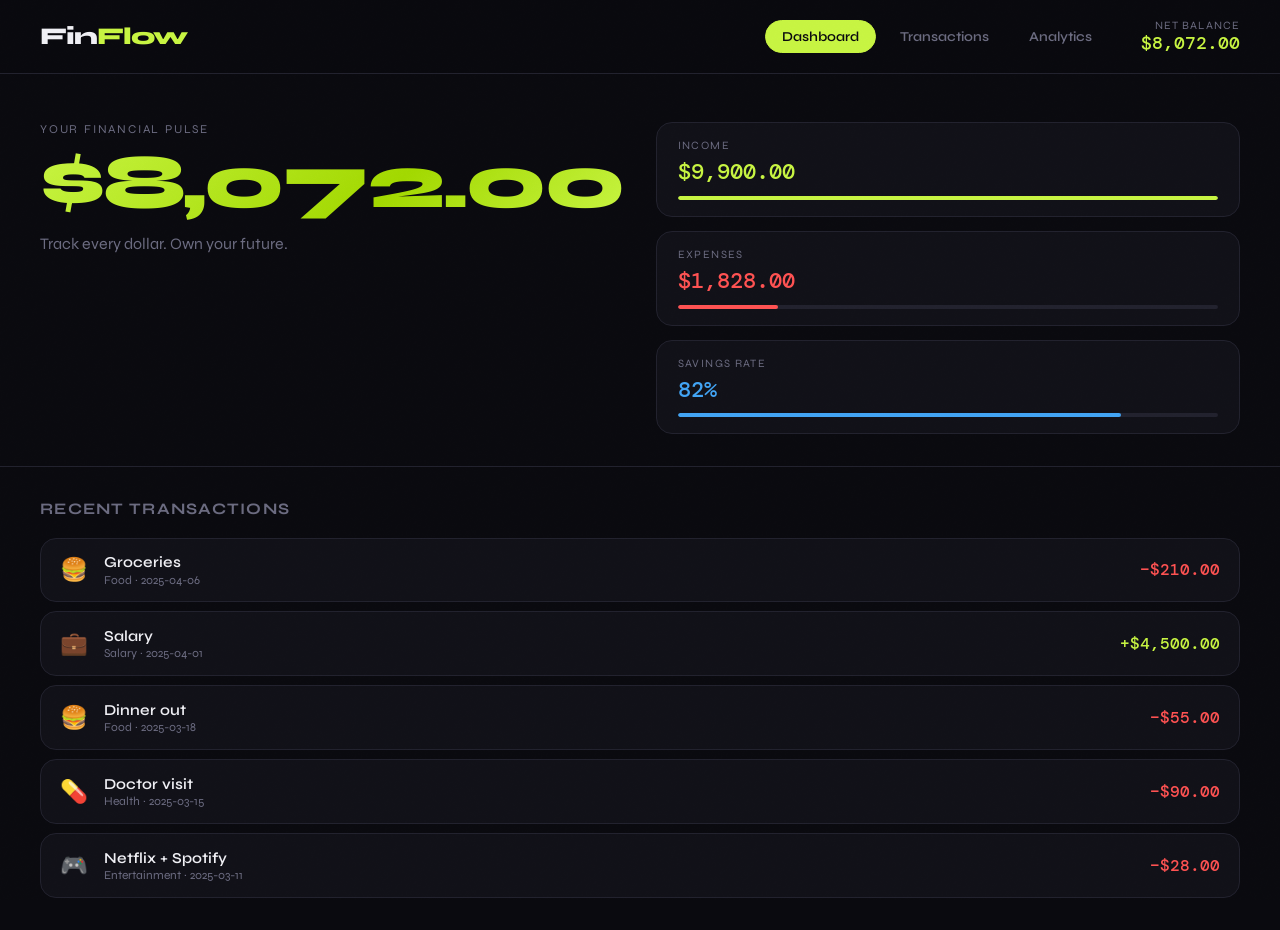
<file: index.html>
<!DOCTYPE html>
<html lang="en">
<head>
  <meta charset="UTF-8" />
  <meta name="viewport" content="width=device-width, initial-scale=1.0"/>
  <title>FinFlow — Personal Finance Tracker</title>
  <link rel="stylesheet" href="style.css" />
  <link href="https://fonts.googleapis.com/css2?family=Syne:wght@400;600;700;800&family=DM+Mono:wght@300;400;500&display=swap" rel="stylesheet"/>
</head>
<body>
  <div class="grain"></div>

  <header>
    <div class="logo">Fin<span>Flow</span></div>
    <nav>
      <button class="nav-btn active" data-tab="dashboard">Dashboard</button>
      <button class="nav-btn" data-tab="transactions">Transactions</button>
      <button class="nav-btn" data-tab="analytics">Analytics</button>
    </nav>
    <div class="header-balance">
      <span class="label">Net Balance</span>
      <span class="amount" id="header-balance">$0.00</span>
    </div>
  </header>

  <!-- DASHBOARD TAB -->
  <main id="tab-dashboard" class="tab active">
    <section class="hero">
      <div class="hero-text">
        <p class="overline">Your financial pulse</p>
        <h1 id="dash-balance">$0.00</h1>
        <p class="sub">Track every dollar. Own your future.</p>
      </div>
      <div class="stat-grid">
        <div class="stat-card income-card">
          <span class="stat-label">Income</span>
          <span class="stat-val" id="dash-income">$0.00</span>
          <div class="stat-bar"><div class="stat-fill income-fill" id="income-bar"></div></div>
        </div>
        <div class="stat-card expense-card">
          <span class="stat-label">Expenses</span>
          <span class="stat-val" id="dash-expense">$0.00</span>
          <div class="stat-bar"><div class="stat-fill expense-fill" id="expense-bar"></div></div>
        </div>
        <div class="stat-card savings-card">
          <span class="stat-label">Savings Rate</span>
          <span class="stat-val" id="dash-savings">0%</span>
          <div class="stat-bar"><div class="stat-fill savings-fill" id="savings-bar"></div></div>
        </div>
      </div>
    </section>

    <section class="recent-section">
      <h2>Recent Transactions</h2>
      <ul class="tx-list" id="recent-list">
        <li class="empty-state">No transactions yet. Add one below ↓</li>
      </ul>
    </section>
  </main>

  <!-- TRANSACTIONS TAB -->
  <main id="tab-transactions" class="tab">
    <section class="form-section">
      <h2>Add Transaction</h2>
      <div class="form-card">
        <div class="form-row">
          <div class="field">
            <label>Description</label>
            <input type="text" id="desc" placeholder="e.g. Grocery run" />
          </div>
          <div class="field">
            <label>Amount ($)</label>
            <input type="number" id="amount" placeholder="0.00" min="0" step="0.01"/>
          </div>
        </div>
        <div class="form-row">
          <div class="field">
            <label>Category</label>
            <select id="category">
              <option value="Food">🍔 Food</option>
              <option value="Transport">🚗 Transport</option>
              <option value="Housing">🏠 Housing</option>
              <option value="Entertainment">🎮 Entertainment</option>
              <option value="Health">💊 Health</option>
              <option value="Salary" selected>💼 Salary</option>
              <option value="Freelance">💻 Freelance</option>
              <option value="Other">📦 Other</option>
            </select>
          </div>
          <div class="field">
            <label>Type</label>
            <div class="type-toggle">
              <button class="type-btn active" data-type="income">+ Income</button>
              <button class="type-btn" data-type="expense">− Expense</button>
            </div>
          </div>
          <div class="field">
            <label>Date</label>
            <input type="date" id="date" />
          </div>
        </div>
        <button class="add-btn" id="add-btn">Add Transaction</button>
      </div>
    </section>

    <section class="tx-section">
      <div class="tx-header">
        <h2>All Transactions</h2>
        <div class="filter-row">
          <select id="filter-type">
            <option value="all">All Types</option>
            <option value="income">Income</option>
            <option value="expense">Expense</option>
          </select>
          <select id="filter-cat">
            <option value="all">All Categories</option>
            <option value="Food">Food</option>
            <option value="Transport">Transport</option>
            <option value="Housing">Housing</option>
            <option value="Entertainment">Entertainment</option>
            <option value="Health">Health</option>
            <option value="Salary">Salary</option>
            <option value="Freelance">Freelance</option>
            <option value="Other">Other</option>
          </select>
          <button class="clear-btn" id="clear-btn">Clear All</button>
        </div>
      </div>
      <ul class="tx-list full" id="all-list">
        <li class="empty-state">No transactions yet.</li>
      </ul>
    </section>
  </main>

  <!-- ANALYTICS TAB -->
  <main id="tab-analytics" class="tab">
    <section class="analytics-section">
      <h2>Spending by Category</h2>
      <div class="chart-container">
        <canvas id="cat-chart" width="360" height="360"></canvas>
        <div class="chart-legend" id="chart-legend"></div>
      </div>
    </section>
    <section class="analytics-section">
      <h2>Monthly Overview</h2>
      <div class="bar-chart-container">
        <canvas id="monthly-chart" width="700" height="260"></canvas>
      </div>
    </section>
  </main>

  <script src="app.js"></script>
</body>
</html>
</file>
<file: style.css>
/* ── FinFlow: Bold Editorial Finance Tracker ── */

:root {
  --bg: #0a0a0f;
  --surface: #111118;
  --surface2: #1a1a24;
  --border: #22222e;
  --accent: #c8f542;
  --accent2: #42a5f5;
  --danger: #ff5252;
  --text: #f0f0f5;
  --muted: #6b6b80;
  --income: #c8f542;
  --expense: #ff5252;
  --savings: #42a5f5;
  --radius: 16px;
  --font-head: 'Syne', sans-serif;
  --font-mono: 'DM Mono', monospace;
}

*, *::before, *::after { box-sizing: border-box; margin: 0; padding: 0; }

body {
  background: var(--bg);
  color: var(--text);
  font-family: var(--font-head);
  min-height: 100vh;
  overflow-x: hidden;
}

.grain {
  position: fixed; inset: 0; pointer-events: none; z-index: 100;
  background-image: url("data:image/svg+xml,%3Csvg viewBox='0 0 200 200' xmlns='http://www.w3.org/2000/svg'%3E%3Cfilter id='n'%3E%3CfeTurbulence type='fractalNoise' baseFrequency='0.9' numOctaves='4' stitchTiles='stitch'/%3E%3C/filter%3E%3Crect width='100%25' height='100%25' filter='url(%23n)' opacity='0.04'/%3E%3C/svg%3E");
  background-size: 180px;
  opacity: 0.35;
}

/* ── HEADER ── */
header {
  display: flex; align-items: center; gap: 2rem;
  padding: 1.2rem 2.5rem;
  border-bottom: 1px solid var(--border);
  background: rgba(10,10,15,0.92);
  backdrop-filter: blur(14px);
  position: sticky; top: 0; z-index: 50;
}

.logo {
  font-size: 1.5rem; font-weight: 800; letter-spacing: -0.04em;
  color: var(--text);
}
.logo span { color: var(--accent); }

nav { display: flex; gap: 0.4rem; margin-left: auto; }

.nav-btn {
  background: none; border: 1px solid transparent;
  color: var(--muted); font-family: var(--font-head); font-size: 0.85rem;
  font-weight: 600; padding: 0.45rem 1rem; border-radius: 40px; cursor: pointer;
  transition: all 0.2s;
}
.nav-btn:hover { color: var(--text); border-color: var(--border); }
.nav-btn.active {
  background: var(--accent); color: #0a0a0f; border-color: var(--accent);
}

.header-balance { text-align: right; }
.header-balance .label { display: block; font-size: 0.7rem; color: var(--muted); text-transform: uppercase; letter-spacing: 0.1em; }
.header-balance .amount { font-family: var(--font-mono); font-size: 1.1rem; font-weight: 500; color: var(--accent); }

/* ── TABS ── */
.tab { display: none; animation: fadeUp 0.35s ease; }
.tab.active { display: block; }

@keyframes fadeUp {
  from { opacity: 0; transform: translateY(18px); }
  to   { opacity: 1; transform: translateY(0); }
}

/* ── DASHBOARD ── */
.hero {
  display: grid; grid-template-columns: 1fr 1fr;
  gap: 2rem; padding: 3rem 2.5rem 2rem;
  border-bottom: 1px solid var(--border);
}

.overline { font-size: 0.75rem; text-transform: uppercase; letter-spacing: 0.15em; color: var(--muted); margin-bottom: 0.5rem; }

.hero-text h1 {
  font-size: clamp(3rem, 6vw, 5rem);
  font-weight: 800; letter-spacing: -0.04em;
  background: linear-gradient(135deg, var(--accent) 0%, #a3d900 60%, #c8f542 100%);
  -webkit-background-clip: text; -webkit-text-fill-color: transparent;
  line-height: 1; margin-bottom: 0.8rem;
}

.hero-text .sub { color: var(--muted); font-size: 1rem; font-weight: 400; }

.stat-grid { display: flex; flex-direction: column; gap: 0.9rem; }

.stat-card {
  background: var(--surface); border: 1px solid var(--border);
  border-radius: var(--radius); padding: 1rem 1.3rem;
  position: relative; overflow: hidden;
}

.stat-label { font-size: 0.7rem; text-transform: uppercase; letter-spacing: 0.12em; color: var(--muted); display: block; margin-bottom: 0.3rem; }
.stat-val { font-family: var(--font-mono); font-size: 1.4rem; font-weight: 500; display: block; margin-bottom: 0.6rem; }

.income-card .stat-val { color: var(--income); }
.expense-card .stat-val { color: var(--expense); }
.savings-card .stat-val { color: var(--savings); }

.stat-bar { height: 4px; background: var(--border); border-radius: 99px; overflow: hidden; }
.stat-fill { height: 100%; border-radius: 99px; width: 0%; transition: width 0.8s cubic-bezier(0.25,1,0.5,1); }
.income-fill  { background: var(--income); }
.expense-fill { background: var(--expense); }
.savings-fill { background: var(--savings); }

/* ── RECENT SECTION ── */
.recent-section { padding: 2rem 2.5rem; }
.recent-section h2, .tx-section h2, .form-section h2, .analytics-section h2 {
  font-size: 1rem; font-weight: 700; text-transform: uppercase; letter-spacing: 0.08em;
  color: var(--muted); margin-bottom: 1.2rem;
}

/* ── TRANSACTION LIST ── */
.tx-list { list-style: none; display: flex; flex-direction: column; gap: 0.6rem; }

.tx-list li.tx-item {
  display: flex; align-items: center; gap: 1rem;
  background: var(--surface); border: 1px solid var(--border);
  border-radius: var(--radius); padding: 0.9rem 1.2rem;
  transition: border-color 0.2s, transform 0.15s;
  animation: fadeUp 0.3s ease;
}
.tx-list li.tx-item:hover { border-color: var(--accent); transform: translateX(4px); }

.tx-icon { font-size: 1.4rem; flex-shrink: 0; }
.tx-info { flex: 1; }
.tx-desc { font-weight: 600; font-size: 0.95rem; }
.tx-meta { font-size: 0.75rem; color: var(--muted); margin-top: 0.1rem; }
.tx-amount { font-family: var(--font-mono); font-size: 1rem; font-weight: 500; }
.tx-amount.income  { color: var(--income); }
.tx-amount.expense { color: var(--expense); }
.tx-delete { background: none; border: none; color: var(--muted); cursor: pointer; font-size: 1rem; padding: 0.2rem 0.4rem; border-radius: 6px; transition: color 0.2s, background 0.2s; }
.tx-delete:hover { color: var(--expense); background: rgba(255,82,82,0.1); }

.empty-state { color: var(--muted); font-size: 0.9rem; text-align: center; padding: 2.5rem; }

/* ── FORM ── */
.form-section { padding: 2.5rem 2.5rem 1rem; }
.form-card {
  background: var(--surface); border: 1px solid var(--border);
  border-radius: var(--radius); padding: 1.8rem;
}

.form-row { display: flex; gap: 1.2rem; margin-bottom: 1.2rem; flex-wrap: wrap; }
.field { display: flex; flex-direction: column; gap: 0.4rem; flex: 1; min-width: 160px; }
.field label { font-size: 0.72rem; text-transform: uppercase; letter-spacing: 0.1em; color: var(--muted); }

input, select {
  background: var(--bg); border: 1px solid var(--border);
  color: var(--text); font-family: var(--font-mono); font-size: 0.9rem;
  padding: 0.65rem 0.9rem; border-radius: 10px; outline: none;
  transition: border-color 0.2s;
}
input:focus, select:focus { border-color: var(--accent); }
input::placeholder { color: var(--muted); }
select option { background: var(--surface2); }

.type-toggle { display: flex; gap: 0.5rem; }
.type-btn {
  flex: 1; padding: 0.65rem; border-radius: 10px; cursor: pointer;
  font-family: var(--font-head); font-weight: 700; font-size: 0.85rem;
  border: 1px solid var(--border); background: none; color: var(--muted);
  transition: all 0.2s;
}
.type-btn.active[data-type="income"]  { background: rgba(200,245,66,0.12); border-color: var(--income);  color: var(--income); }
.type-btn.active[data-type="expense"] { background: rgba(255,82,82,0.12);  border-color: var(--expense); color: var(--expense); }

.add-btn {
  width: 100%; padding: 0.95rem; background: var(--accent); color: #0a0a0f;
  border: none; border-radius: var(--radius); font-family: var(--font-head);
  font-size: 1rem; font-weight: 800; cursor: pointer; letter-spacing: 0.02em;
  transition: transform 0.15s, box-shadow 0.2s;
}
.add-btn:hover { transform: translateY(-2px); box-shadow: 0 8px 24px rgba(200,245,66,0.3); }
.add-btn:active { transform: translateY(0); }

/* ── TX FILTERS ── */
.tx-section { padding: 1.5rem 2.5rem 2.5rem; }
.tx-header { display: flex; align-items: center; justify-content: space-between; margin-bottom: 1.2rem; flex-wrap: wrap; gap: 1rem; }
.tx-header h2 { margin-bottom: 0; }
.filter-row { display: flex; gap: 0.6rem; flex-wrap: wrap; }
.filter-row select { padding: 0.5rem 0.8rem; font-size: 0.8rem; }

.clear-btn {
  background: rgba(255,82,82,0.1); border: 1px solid rgba(255,82,82,0.3);
  color: var(--expense); font-family: var(--font-head); font-size: 0.8rem;
  font-weight: 700; padding: 0.5rem 1rem; border-radius: 8px; cursor: pointer;
  transition: all 0.2s;
}
.clear-btn:hover { background: rgba(255,82,82,0.2); }

.tx-list.full { max-height: 520px; overflow-y: auto; padding-right: 0.3rem; }
.tx-list.full::-webkit-scrollbar { width: 4px; }
.tx-list.full::-webkit-scrollbar-track { background: var(--bg); }
.tx-list.full::-webkit-scrollbar-thumb { background: var(--border); border-radius: 99px; }

/* ── ANALYTICS ── */
.analytics-section { padding: 2.5rem 2.5rem 1rem; }
.chart-container { display: flex; align-items: center; gap: 3rem; flex-wrap: wrap; }
canvas { max-width: 100%; }

.chart-legend { display: flex; flex-direction: column; gap: 0.7rem; }
.legend-item { display: flex; align-items: center; gap: 0.7rem; font-size: 0.85rem; }
.legend-dot { width: 12px; height: 12px; border-radius: 50%; flex-shrink: 0; }
.legend-name { color: var(--text); }
.legend-pct  { color: var(--muted); font-family: var(--font-mono); margin-left: auto; padding-left: 1rem; }

.bar-chart-container { background: var(--surface); border: 1px solid var(--border); border-radius: var(--radius); padding: 1.5rem; overflow-x: auto; }

/* ── RESPONSIVE ── */
@media (max-width: 700px) {
  header { flex-wrap: wrap; gap: 0.8rem; padding: 1rem 1.2rem; }
  .header-balance { margin-left: auto; }
  .hero { grid-template-columns: 1fr; padding: 1.8rem 1.2rem 1rem; }
  .form-section, .tx-section, .recent-section, .analytics-section { padding-left: 1.2rem; padding-right: 1.2rem; }
  .form-row { flex-direction: column; }
}
</file>
